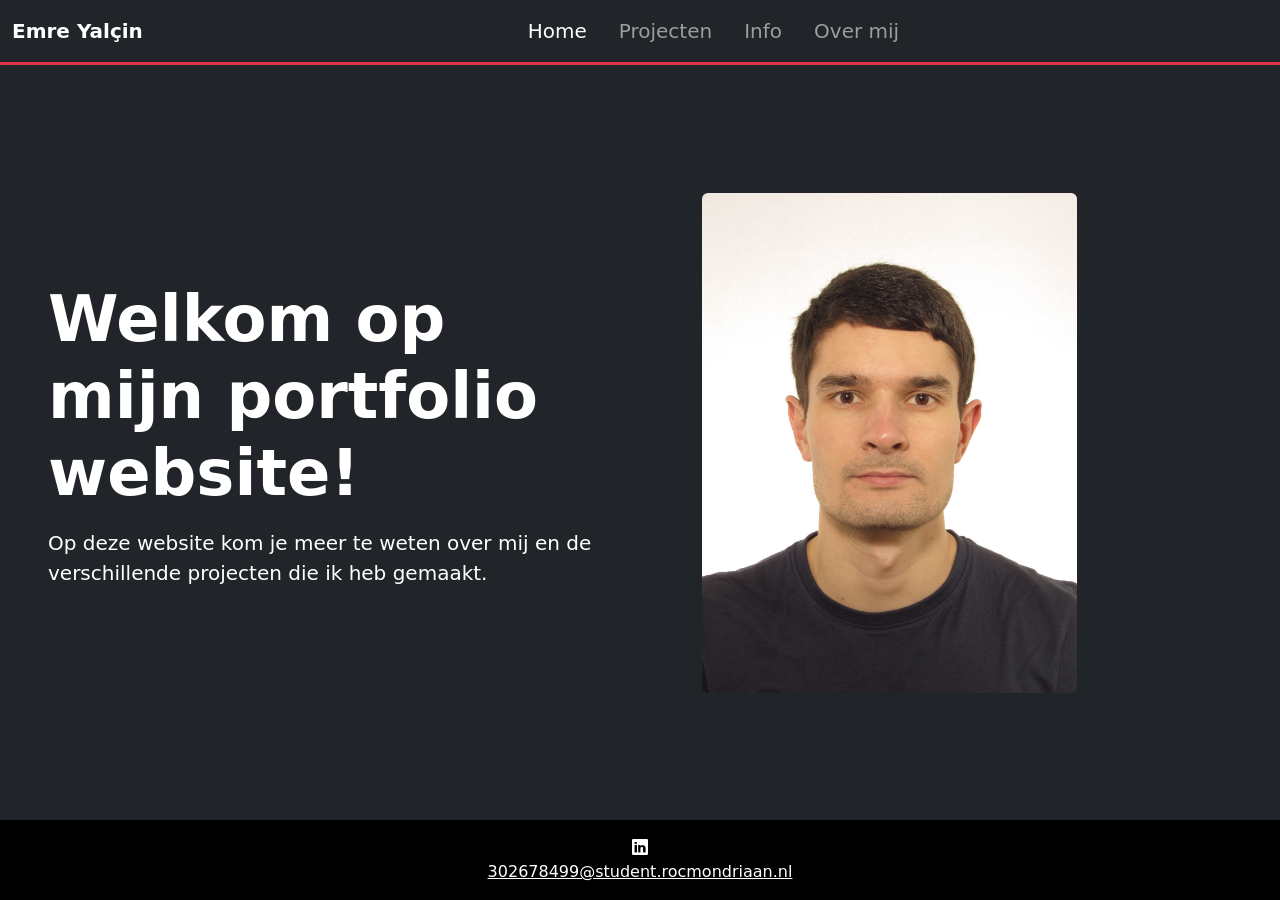
<file: index.html>
<!DOCTYPE html>
<html lang="nl">

<head>
    <meta charset="UTF-8">
    <meta name="viewport" content="width=device-width, initial-scale=1.0">
    <title>Home – Emre Yalçin</title>
    <link rel="shortcut icon" href="img/favicon.png" type="image/x-icon" />

    <link href="https://cdn.jsdelivr.net/npm/bootstrap@5.3.8/dist/css/bootstrap.min.css" rel="stylesheet"
        integrity="sha384-sRIl4kxILFvY47J16cr9ZwB07vP4J8+LH7qKQnuqkuIAvNWLzeN8tE5YBujZqJLB" crossorigin="anonymous">
    <link rel="stylesheet" href="https://cdn.jsdelivr.net/npm/bootstrap-icons@1.11.3/font/bootstrap-icons.css">
</head>

<body class="d-flex flex-column min-vh-100 bg-dark">

    <div id="navbar"></div>
    <script>
        fetch("nav.html")
            .then(r => r.text())
            .then(html => {
                document.getElementById("navbar").innerHTML = html;
                const currentPage = location.pathname.split("/").pop().replace(".html", "") || "index";
                document.querySelectorAll("#navbar [data-page]").forEach(link => {
                    if (link.dataset.page === currentPage) {
                        link.classList.add("active");
                        link.setAttribute("aria-current", "page");
                    }
                });
            });
    </script>

    <!-- HERO -->
    <div class="container-fluid text-white flex-grow-1 d-flex align-items-center bg-dark">
        <div class="row w-100 align-items-center">

            <div class="col-12 col-md-6 ps-5">
                <h1 class="fw-bold display-3">
                    Welkom op mijn portfolio website!
                </h1>
                <p class="mt-3 fs-5">
                    Op deze website kom je meer te weten over mij en de verschillende projecten die ik heb gemaakt.
                </p>
            </div>

            <div class="col-12 col-md-6 col-lg-5 text-center">
                <img src="img/neppefoto.jpg" class="img-fluid rounded" alt="Foto van Emre Yalçin"
                    style="max-height: 500px;">
            </div>

        </div>
    </div>

    <!-- FOOTER -->
    <footer class="bg-black text-white text-center py-3 mt-auto">
        <a href="https://www.linkedin.com/in/emre-yalcin-a0b648398/" class="text-white" target="_blank"
            rel="noopener"><i class="bi bi-linkedin"></i></a>
        <p class="mb-0">
            <a href="mailto:302678499@student.rocmondriaan.nl" class="text-white">
                302678499@student.rocmondriaan.nl</a>
        </p>
    </footer>

    <script src="https://cdn.jsdelivr.net/npm/bootstrap@5.3.8/dist/js/bootstrap.bundle.min.js"
        integrity="sha384-FKyoEForCGlyvwx9Hj09JcYn3nv7wiPVlz7YYwJrWVcXK/BmnVDxM+D2scQbITxI"
        crossorigin="anonymous"></script>
</body>

</html>
</file>
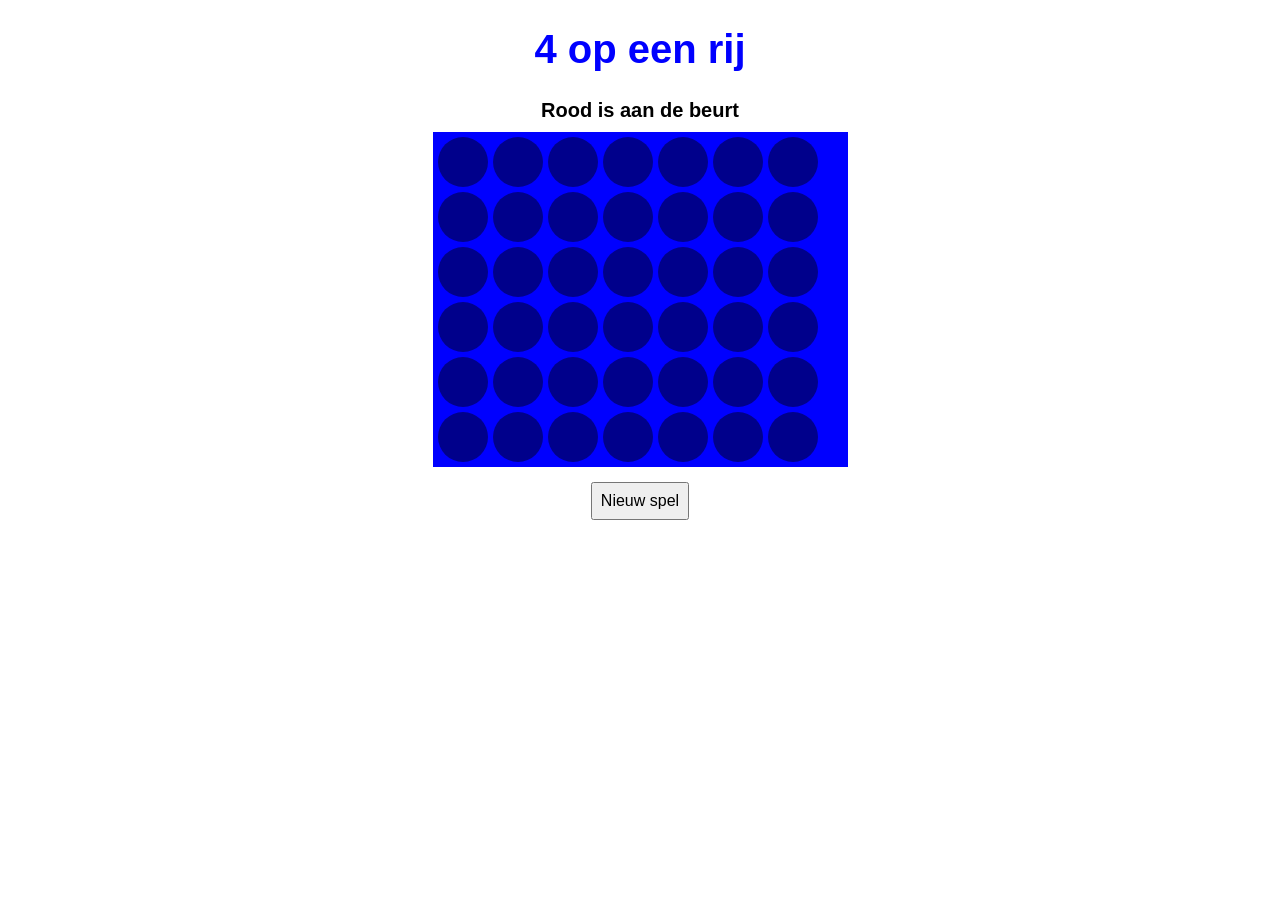
<file: 4oprij.html>
<!DOCTYPE html>
<html lang="nl">
<head>
<meta charset="UTF-8">
<meta name="viewport" content="width=device-width, initial-scale=1.0">
<title>4 op een rij</title>
<link rel="stylesheet" href="4oprij.css">
</head>
<body>

  <h1>4 <span class="red">op</span> een <span class="yellow">rij</span></h1>
  <div id="status"></div>

  <div id="board-wrap">
    <div id="board"></div>
  </div>

  <div id="controls">
    <button id="reset">Nieuw spel</button>
  </div>

  <script src="4oprij.js"></script>
</body>
</html>
</file>
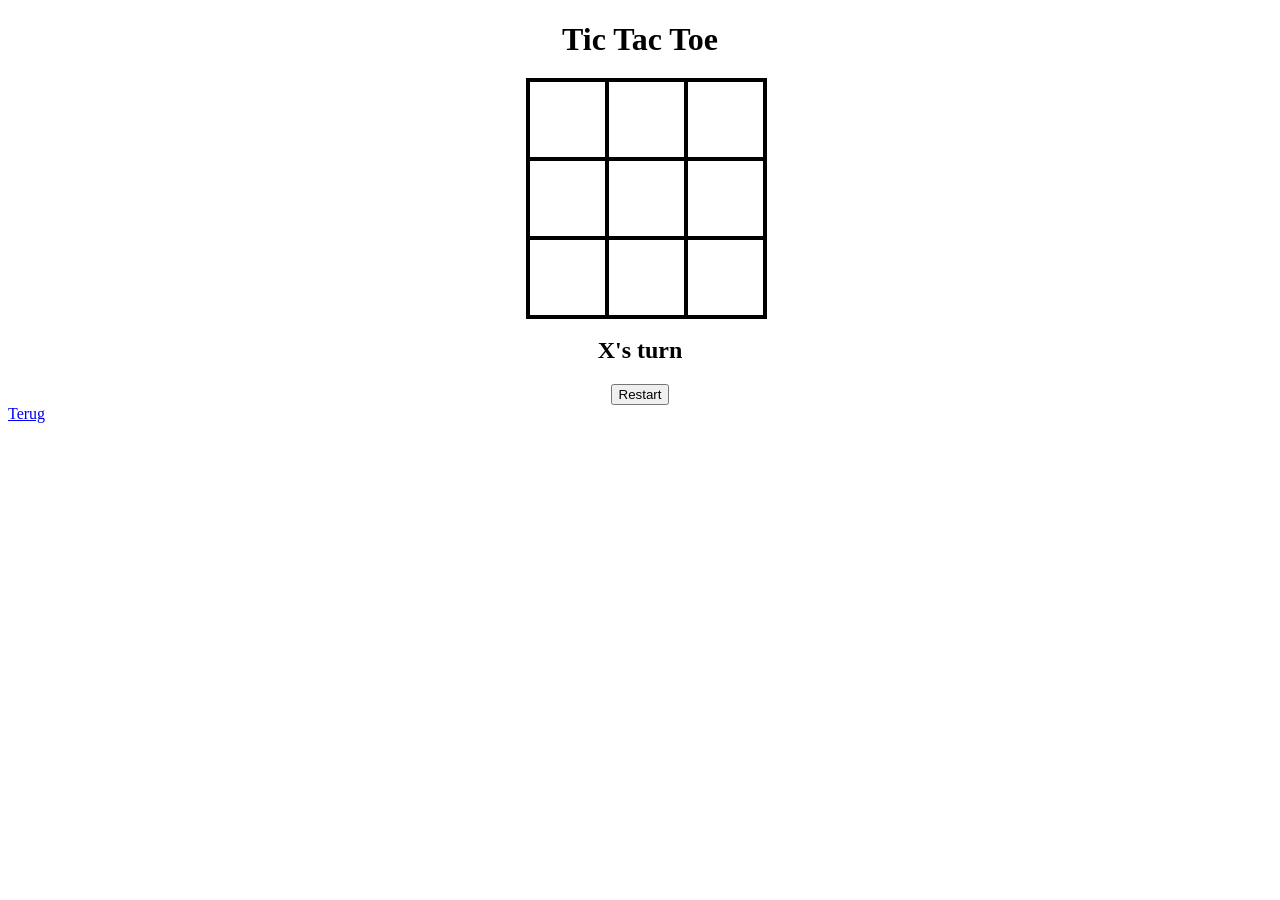
<file: boterkaaseieren.html>
<!DOCTYPE html>
<html lang="en">
<head>
    <meta charset="UTF-8">
    <meta http-equiv="X-UA-Compatible" content="IE=edge">
    <meta name="viewport" content="width=device-width, initial-scale=1.0">
    <title>Document</title>
    <link rel="stylesheet" href="boterkaaseieren.css">
</head>
<body>
    <div id="gameContainer">
        <h1>Tic Tac Toe</h1>
        <div id="cellContainer">
            <div cellIndex="0" class="cell"></div>
            <div cellIndex="1" class="cell"></div>
            <div cellIndex="2" class="cell"></div>
            <div cellIndex="3" class="cell"></div>
            <div cellIndex="4" class="cell"></div>
            <div cellIndex="5" class="cell"></div>
            <div cellIndex="6" class="cell"></div>
            <div cellIndex="7" class="cell"></div>
            <div cellIndex="8" class="cell"></div>
        </div>
        <h2 id="statusText"></h2>
        <button id="restartBtn">Restart</button>
    </div>
    <script src="boterkaaseieren.js"></script>

<a href="index.html" class="btn btn-secondary">Terug</a>
</body>
</html>
</file>
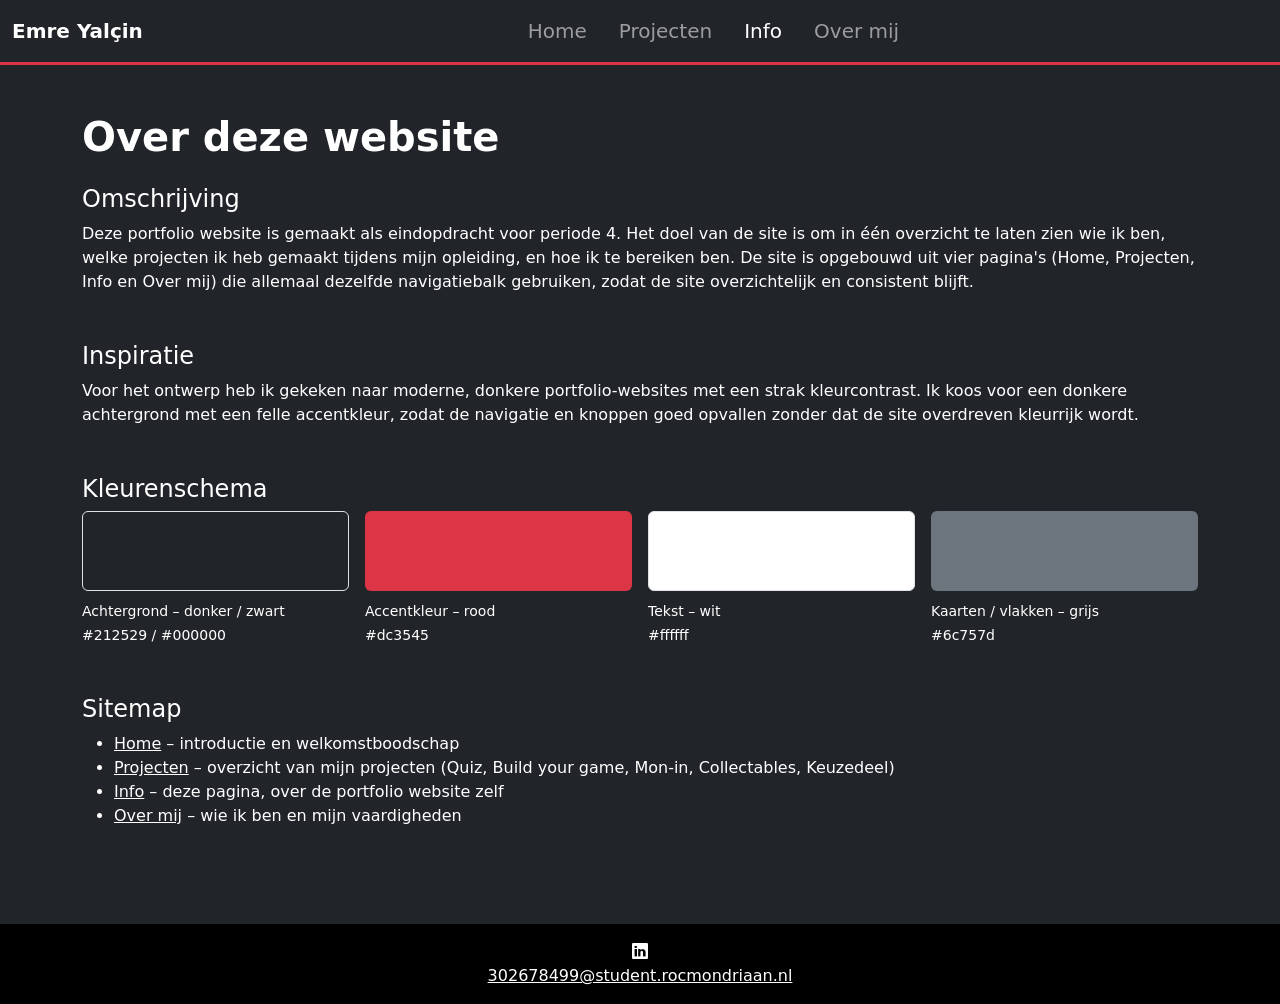
<file: info.html>
<!DOCTYPE html>
<html lang="nl">

<head>
    <meta charset="UTF-8">
    <meta name="viewport" content="width=device-width, initial-scale=1.0">
    <title>Over deze website – Emre Yalçin</title>
    <link rel="shortcut icon" href="img/favicon.png" type="image/x-icon" />

    <link href="https://cdn.jsdelivr.net/npm/bootstrap@5.3.8/dist/css/bootstrap.min.css" rel="stylesheet"
        integrity="sha384-sRIl4kxILFvY47J16cr9ZwB07vP4J8+LH7qKQnuqkuIAvNWLzeN8tE5YBujZqJLB" crossorigin="anonymous">
    <link rel="stylesheet" href="https://cdn.jsdelivr.net/npm/bootstrap-icons@1.11.3/font/bootstrap-icons.css">
</head>

<body class="d-flex flex-column min-vh-100 bg-dark">

    <div id="navbar"></div>
    <script>
        fetch("nav.html")
            .then(r => r.text())
            .then(html => {
                document.getElementById("navbar").innerHTML = html;
                const currentPage = location.pathname.split("/").pop().replace(".html", "") || "index";
                document.querySelectorAll("#navbar [data-page]").forEach(link => {
                    if (link.dataset.page === currentPage) {
                        link.classList.add("active");
                        link.setAttribute("aria-current", "page");
                    }
                });
            });
    </script>

    <main class="flex-grow-1 text-white py-5">
        <div class="container">

            <h1 class="fw-bold mb-4">Over deze website</h1>

            <!-- Omschrijving -->
            <section class="mb-5">
                <h2 class="h4">Omschrijving</h2>
                <p>
                    Deze portfolio website is gemaakt als eindopdracht voor periode 4. Het doel van de site
                    is om in één overzicht te laten zien wie ik ben, welke projecten ik heb gemaakt tijdens
                    mijn opleiding, en hoe ik te bereiken ben. De site is opgebouwd uit vier pagina's
                    (Home, Projecten, Info en Over mij) die allemaal dezelfde navigatiebalk gebruiken,
                    zodat de site overzichtelijk en consistent blijft.
                </p>
            </section>

            <!-- Inspiratie -->
            <section class="mb-5">
                <h2 class="h4">Inspiratie</h2>
                <p>
                    Voor het ontwerp heb ik gekeken naar moderne, donkere portfolio-websites met een
                    strak kleurcontrast. Ik koos voor een donkere achtergrond met een felle accentkleur,
                    zodat de navigatie en knoppen goed opvallen zonder dat de site overdreven kleurrijk wordt.
                </p>
            </section>

            <!-- Kleurenschema -->
            <section class="mb-5">
                <h2 class="h4">Kleurenschema</h2>
                <div class="row g-3">
                    <div class="col-6 col-md-3">
                        <div class="p-3 rounded bg-dark border" style="height:80px;"></div>
                        <p class="mb-0 mt-2"><small>Achtergrond – donker / zwart<br>#212529 / #000000</small></p>
                    </div>
                    <div class="col-6 col-md-3">
                        <div class="p-3 rounded bg-danger" style="height:80px;"></div>
                        <p class="mb-0 mt-2"><small>Accentkleur – rood<br>#dc3545</small></p>
                    </div>
                    <div class="col-6 col-md-3">
                        <div class="p-3 rounded bg-white border" style="height:80px;"></div>
                        <p class="mb-0 mt-2"><small>Tekst – wit<br>#ffffff</small></p>
                    </div>
                    <div class="col-6 col-md-3">
                        <div class="p-3 rounded bg-secondary" style="height:80px;"></div>
                        <p class="mb-0 mt-2"><small>Kaarten / vlakken – grijs<br>#6c757d</small></p>
                    </div>
                </div>
            </section>

            <!-- Sitemap -->
            <section class="mb-5">
                <h2 class="h4">Sitemap</h2>
                <ul>
                    <li><a class="text-white" href="index.html">Home</a> – introductie en welkomstboodschap</li>
                    <li><a class="text-white" href="projecten.html">Projecten</a> – overzicht van mijn projecten (Quiz,
                        Build your game, Mon-in, Collectables, Keuzedeel)</li>
                    <li><a class="text-white" href="info.html">Info</a> – deze pagina, over de portfolio website zelf
                    </li>
                    <li><a class="text-white" href="over-mij.html">Over mij</a> – wie ik ben en mijn vaardigheden</li>
                </ul>
            </section>

        </div>
    </main>

    <footer class="bg-black text-white text-center py-3 mt-auto">
        <a href="https://www.linkedin.com/in/emre-yalcin-a0b648398/" class="text-white" target="_blank"
            rel="noopener"><i class="bi bi-linkedin"></i></a>
        <p class="mb-0"><a href="mailto:302678499@student.rocmondriaan.nl"
                class="text-white">302678499@student.rocmondriaan.nl</a></p>
    </footer>
    <script src="https://cdn.jsdelivr.net/npm/bootstrap@5.3.8/dist/js/bootstrap.bundle.min.js"
        integrity="sha384-FKyoEForCGlyvwx9Hj09JcYn3nv7wiPVlz7YYwJrWVcXK/BmnVDxM+D2scQbITxI"
        crossorigin="anonymous"></script>
</body>

</html>
</file>
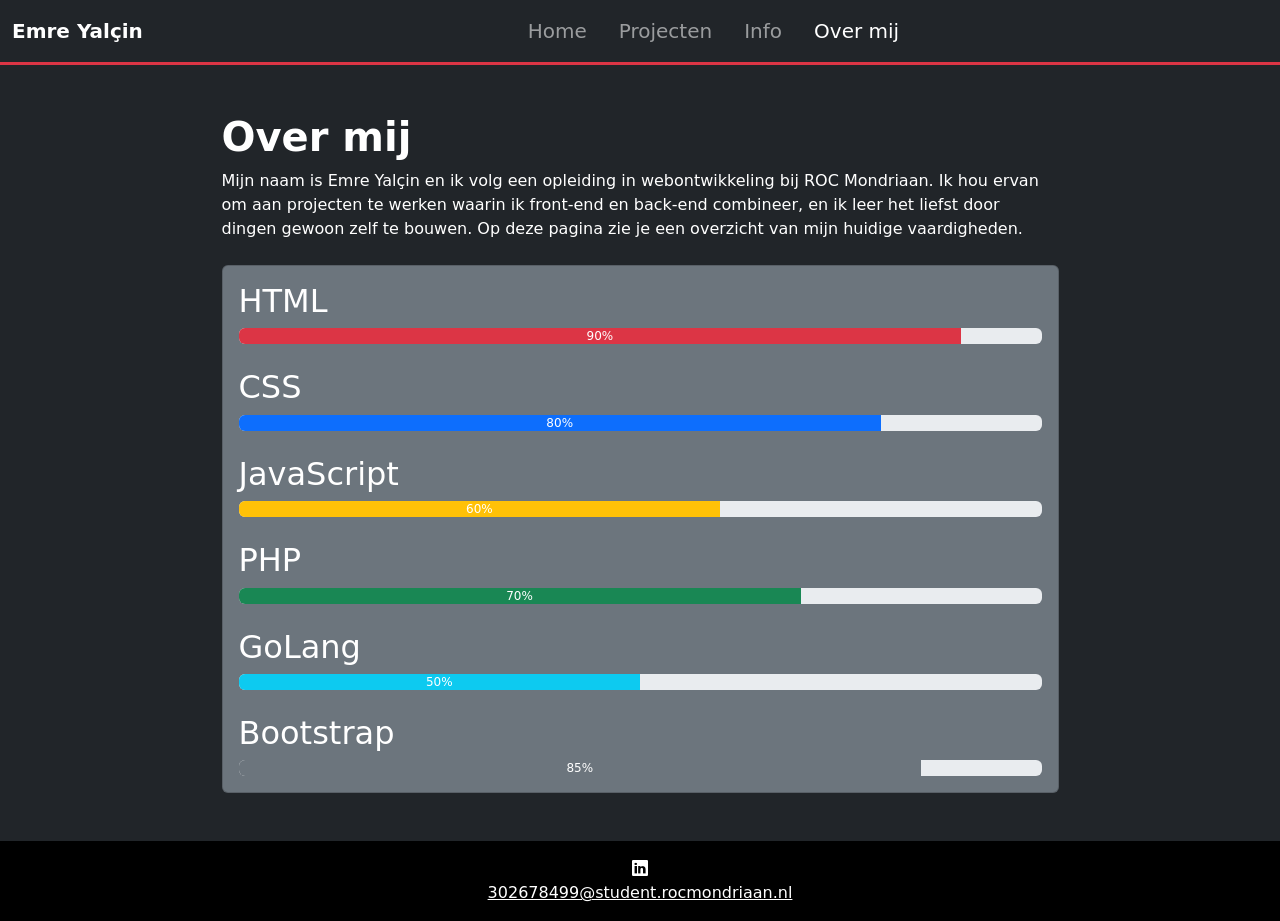
<file: over-mij.html>
<!DOCTYPE html>
<html lang="nl">

<head>
    <meta charset="UTF-8">
    <meta name="viewport" content="width=device-width, initial-scale=1.0">
    <title>Over mij – Emre Yalçin</title>
    <link rel="shortcut icon" href="img/favicon.png" type="image/x-icon" />

    <link href="https://cdn.jsdelivr.net/npm/bootstrap@5.3.8/dist/css/bootstrap.min.css" rel="stylesheet"
        integrity="sha384-sRIl4kxILFvY47J16cr9ZwB07vP4J8+LH7qKQnuqkuIAvNWLzeN8tE5YBujZqJLB" crossorigin="anonymous">
    <link rel="stylesheet" href="https://cdn.jsdelivr.net/npm/bootstrap-icons@1.11.3/font/bootstrap-icons.css">
</head>

<body class="d-flex flex-column min-vh-100 bg-dark">

    <div id="navbar"></div>
    <script>
        fetch("nav.html")
            .then(r => r.text())
            .then(html => {
                document.getElementById("navbar").innerHTML = html;
                const currentPage = location.pathname.split("/").pop().replace(".html", "") || "index";
                document.querySelectorAll("#navbar [data-page]").forEach(link => {
                    if (link.dataset.page === currentPage) {
                        link.classList.add("active");
                        link.setAttribute("aria-current", "page");
                    }
                });
            });
    </script>

    <main class="flex-grow-1 text-white py-5">
        <div class="container">

            <!-- Introductie -->
            <div class="w-75 mx-auto mb-4">
                <h1 class="fw-bold">Over mij</h1>
                <p>
                    Mijn naam is Emre Yalçin en ik volg een opleiding in webontwikkeling bij ROC Mondriaan.
                    Ik hou ervan om aan projecten te werken waarin ik front-end en back-end combineer,
                    en ik leer het liefst door dingen gewoon zelf te bouwen. Op deze pagina zie je een
                    overzicht van mijn huidige vaardigheden.
                </p>
            </div>

            <div class="card w-75 mx-auto bg-secondary text-white">
                <div class="card-body">

                    <h2>HTML</h2>
                    <div class="progress">
                        <div class="progress-bar bg-danger" style="width: 90%">90%</div>
                    </div><br>

                    <h2>CSS</h2>
                    <div class="progress">
                        <div class="progress-bar bg-primary" style="width: 80%">80%</div>
                    </div><br>

                    <h2>JavaScript</h2>
                    <div class="progress">
                        <div class="progress-bar bg-warning" style="width: 60%">60%</div>
                    </div><br>

                    <h2>PHP</h2>
                    <div class="progress">
                        <div class="progress-bar bg-success" style="width: 70%">70%</div>
                    </div><br>

                    <h2>GoLang</h2>
                    <div class="progress">
                        <div class="progress-bar bg-info" style="width: 50%">50%</div>
                    </div><br>

                    <h2>Bootstrap</h2>
                    <div class="progress">
                        <div class="progress-bar bg-secondary" style="width: 85%">85%</div>
                    </div>

                </div>
            </div>
        </div>
    </main>

    <footer class="bg-black text-white text-center py-3 mt-auto">
        <a href="https://www.linkedin.com/in/emre-yalcin-a0b648398/" class="text-white" target="_blank"
            rel="noopener"><i class="bi bi-linkedin"></i></a>
        <p class="mb-0"><a href="mailto:302678499@student.rocmondriaan.nl"
                class="text-white">302678499@student.rocmondriaan.nl</a></p>
    </footer>
    <script src="https://cdn.jsdelivr.net/npm/bootstrap@5.3.8/dist/js/bootstrap.bundle.min.js"
        integrity="sha384-FKyoEForCGlyvwx9Hj09JcYn3nv7wiPVlz7YYwJrWVcXK/BmnVDxM+D2scQbITxI"
        crossorigin="anonymous"></script>
</body>

</html>
</file>
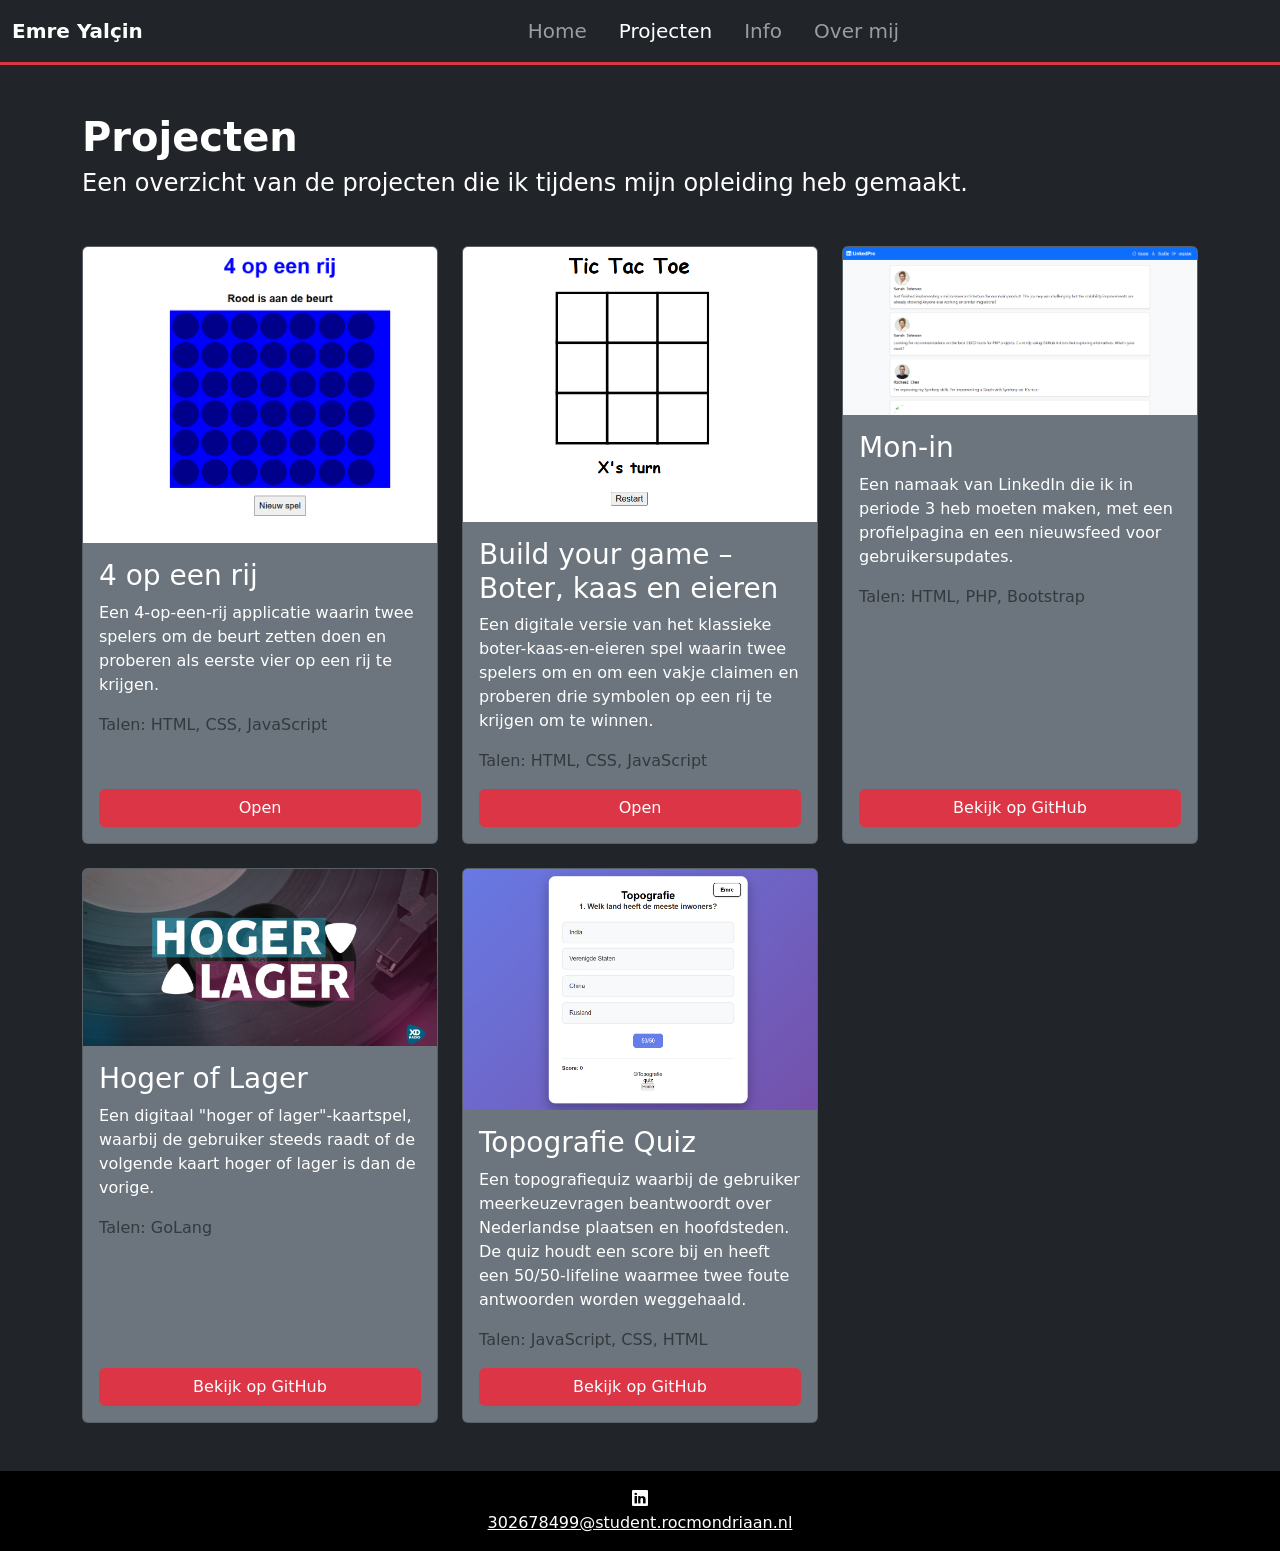
<file: projecten.html>
<!DOCTYPE html>
<html lang="nl">

<head>
    <meta charset="UTF-8">
    <meta name="viewport" content="width=device-width, initial-scale=1.0">
    <title>Projecten – Emre Yalçin</title>
    <link rel="shortcut icon" href="img/favicon.png" type="image/x-icon" />

    <link href="https://cdn.jsdelivr.net/npm/bootstrap@5.3.8/dist/css/bootstrap.min.css" rel="stylesheet"
        integrity="sha384-sRIl4kxILFvY47J16cr9ZwB07vP4J8+LH7qKQnuqkuIAvNWLzeN8tE5YBujZqJLB" crossorigin="anonymous">
    <link rel="stylesheet" href="https://cdn.jsdelivr.net/npm/bootstrap-icons@1.11.3/font/bootstrap-icons.css">
</head>

<body class="d-flex flex-column min-vh-100 bg-dark">

    <div id="navbar"></div>
    <script>
        fetch("nav.html")
            .then(r => r.text())
            .then(html => {
                document.getElementById("navbar").innerHTML = html;
                const currentPage = location.pathname.split("/").pop().replace(".html", "") || "index";
                document.querySelectorAll("#navbar [data-page]").forEach(link => {
                    if (link.dataset.page === currentPage) {
                        link.classList.add("active");
                        link.setAttribute("aria-current", "page");
                    }
                });
            });
    </script>

    <main class="flex-grow-1 text-white py-5">
        <div class="container">

            <h1 class="fw-bold mb-2">Projecten</h1>

            <!-- FIX: toegevoegd om heading skip error op te lossen -->
            <h2 class="h4 mb-5">Een overzicht van de projecten die ik tijdens mijn opleiding heb gemaakt.</h2>

            <div class="row row-cols-1 row-cols-md-2 row-cols-lg-3 g-4">

                <div class="col">
                    <div class="card h-100 bg-secondary text-white">
                        <img src="img/4oprij.png" class="card-img-top" alt="Schermafbeelding van het Quiz-project">
                        <div class="card-body d-flex flex-column">
                            <h3 class="card-title">4 op een rij</h3>
                            <p class="card-text">
                                Een 4-op-een-rij applicatie waarin twee spelers
                                om de beurt zetten doen en proberen als eerste vier op een rij te krijgen.
                            </p>
                            <p class="text-body-secondary">Talen: HTML, CSS, JavaScript</p>
                            <a href="4oprij.html" class="btn btn-danger mt-auto">Open</a>
                        </div>
                    </div>
                </div>

                <div class="col">
                    <div class="card h-100 bg-secondary text-white">
                        <img src="img/boter-kaas-eieren.png" class="card-img-top"
                            alt="Schermafbeelding van Boter, kaas en eieren">
                        <div class="card-body d-flex flex-column">
                            <h3 class="card-title">Build your game – Boter, kaas en eieren</h3>
                            <p class="card-text">
                                Een digitale versie van het klassieke boter-kaas-en-eieren spel waarin twee spelers om
                                en om een vakje claimen en proberen drie symbolen op een rij te krijgen om te winnen.
                            </p>
                            <p class="text-body-secondary">Talen: HTML, CSS, JavaScript</p>
                            <a href="boterkaaseieren.html" class="btn btn-danger mt-auto">Open</a>
                        </div>
                    </div>
                </div>

                <div class="col">
                    <div class="card h-100 bg-secondary text-white">
                        <img src="img/Mon-In.png" class="card-img-top" alt="Schermafbeelding van Mon-in">
                        <div class="card-body d-flex flex-column">
                            <h3 class="card-title">Mon-in</h3>
                            <p class="card-text">
                                Een namaak van LinkedIn die ik in periode 3 heb moeten maken, met een profielpagina en
                                een nieuwsfeed voor gebruikersupdates.
                            </p>
                            <p class="text-body-secondary">Talen: HTML, PHP, Bootstrap</p>
                            <a href="https://github.com/Emre146/mon-in-linkedin.git"
                                class="btn btn-danger mt-auto">Bekijk op GitHub</a>
                        </div>
                    </div>
                </div>

                <div class="col">
                    <div class="card h-100 bg-secondary text-white">
                        <img src="img/Hoger-Lager.jpg" class="card-img-top" alt="Schermafbeelding van Hoger of Lager">
                        <div class="card-body d-flex flex-column">
                            <h3 class="card-title">Hoger of Lager</h3>
                            <p class="card-text">
                                Een digitaal "hoger of lager"-kaartspel, waarbij de gebruiker steeds raadt of de
                                volgende kaart hoger of lager is dan de vorige.
                            </p>
                            <p class="text-body-secondary">Talen: GoLang</p>
                            <a href="https://github.com/Emre146/Hoger-Lager" class="btn btn-danger mt-auto">Bekijk op
                                GitHub</a>
                        </div>
                    </div>
                </div>

                <div class="col">
                    <div class="card h-100 bg-secondary text-white">
                        <img src="img/Topo.png" class="card-img-top" alt="Schermafbeelding van het Keuzedeel-project">
                        <div class="card-body d-flex flex-column">
                            <h3 class="card-title">Topografie Quiz</h3>
                            <p class="card-text">
                                Een topografiequiz waarbij de gebruiker meerkeuzevragen beantwoordt over Nederlandse
                                plaatsen en hoofdsteden. De quiz houdt een score bij en heeft een 50/50-lifeline waarmee
                                twee foute antwoorden worden weggehaald.
                            </p>
                            <p class="text-body-secondary">Talen: JavaScript, CSS, HTML</p>
                            <a href="https://github.com/Emre146/P01-Project" class="btn btn-danger mt-auto">Bekijk op
                                GitHub</a>
                        </div>
                    </div>
                </div>

            </div>
        </div>
    </main>

    <footer class="bg-black text-white text-center py-3 mt-auto">
        <a href="https://www.linkedin.com/in/emre-yalcin-a0b648398/" class="text-white" target="_blank" rel="noopener">
            <i class="bi bi-linkedin"></i>
        </a>
        <p class="mb-0">
            <a href="mailto:302678499@student.rocmondriaan.nl" class="text-white">
                302678499@student.rocmondriaan.nl
            </a>
        </p>
    </footer>

    <script src="https://cdn.jsdelivr.net/npm/bootstrap@5.3.8/dist/js/bootstrap.bundle.min.js"></script>
</body>

</html>
</file>
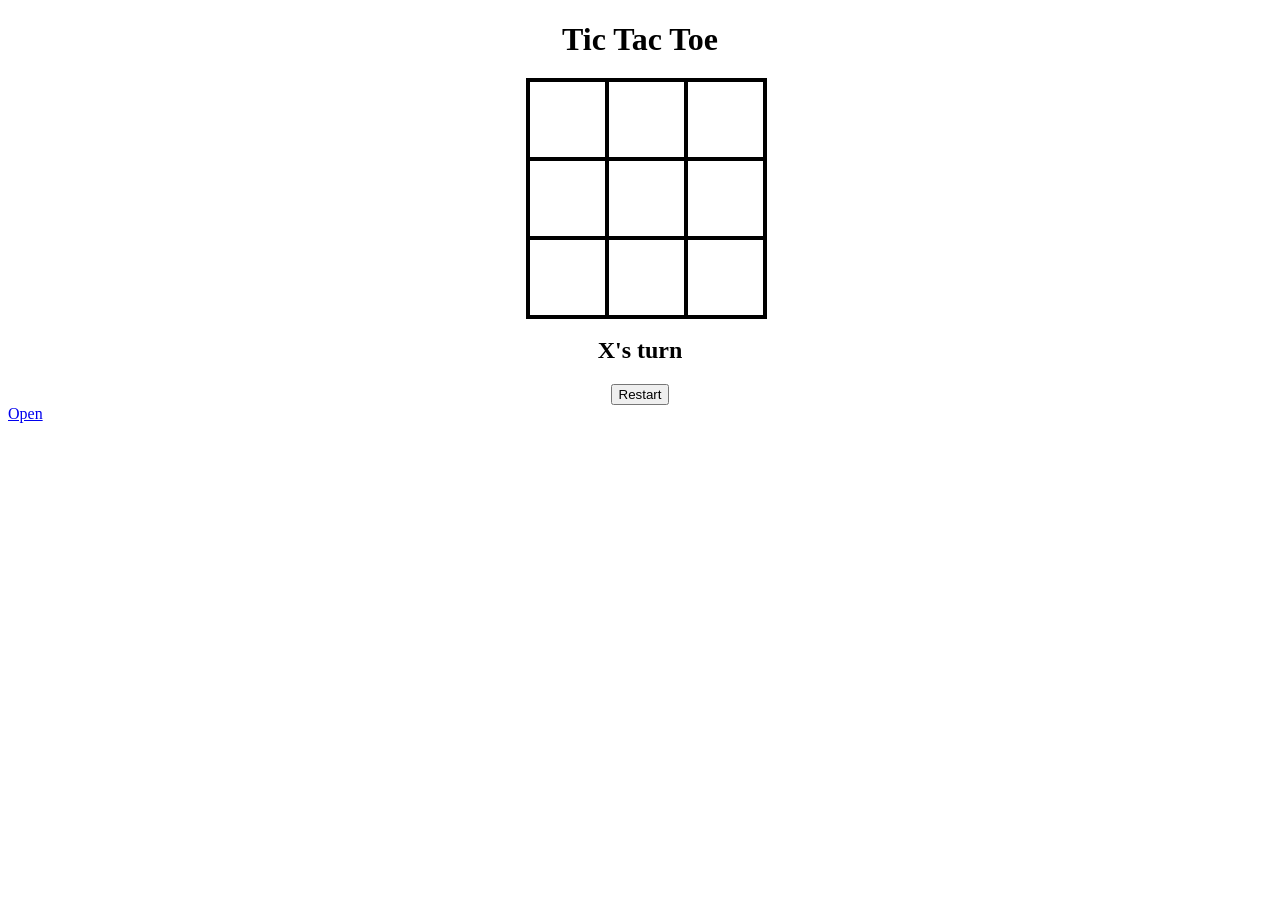
<file: project1/index1.html>
<!DOCTYPE html>
<html lang="en">
<head>
    <meta charset="UTF-8">
    <meta http-equiv="X-UA-Compatible" content="IE=edge">
    <meta name="viewport" content="width=device-width, initial-scale=1.0">
    <title>Document</title>
    <link rel="stylesheet" href="script.css">
</head>
<body>
    <div id="gameContainer">
        <h1>Tic Tac Toe</h1>
        <div id="cellContainer">
            <div cellIndex="0" class="cell"></div>
            <div cellIndex="1" class="cell"></div>
            <div cellIndex="2" class="cell"></div>
            <div cellIndex="3" class="cell"></div>
            <div cellIndex="4" class="cell"></div>
            <div cellIndex="5" class="cell"></div>
            <div cellIndex="6" class="cell"></div>
            <div cellIndex="7" class="cell"></div>
            <div cellIndex="8" class="cell"></div>
        </div>
        <h2 id="statusText"></h2>
        <button id="restartBtn">Restart</button>
    </div>
    <script src="script.js"></script>

<a href="index.html" class="btn btn-primary">Open</a>

</body>
</html>
</file>
<file: 4oprij.css>
body {
  background-color: white;
  font-family: Arial;
  text-align: center;
}

h1 {
  color: blue;
  font-size: 40px;
}

#status {
  font-size: 20px;
  font-weight: bold;
  margin-bottom: 10px;
}

#board {
  background-color: blue;
  display: grid;
  grid-template-columns: 50px 50px 50px 50px 50px 50px 50px;
  grid-template-rows: 50px 50px 50px 50px 50px 50px;
  gap: 5px;
  padding: 5px;
  margin-left: auto;
  margin-right: auto;
  width: 405px;
}

.cell {
  background-color: darkblue;
  border-radius: 50%;
  cursor: pointer;
}

.disc {
  width: 45px;
  height: 45px;
  border-radius: 50%;
  margin: auto;
}

.disc.red { background-color: red; }
.disc.yellow { background-color: yellow; }

.disc.win {
  border: 3px solid black;
}

button {
  font-size: 16px;
  padding: 8px;
  margin-top: 15px;
}
</file>
<file: boterkaaseieren.css>
.cell{
    width: 75px;
    height: 75px;
    border: 2px solid;
    box-shadow: 0 0 0 2px;
    line-height: 75px;
    font-size: 50px;
    cursor: pointer;
}
#gameContainer{
    font-family: "Permanent Marker", cursive;
    text-align: center;
}
#cellContainer{
    display: grid;
    grid-template-columns: repeat(3, auto);
    width: 225px;
    margin: auto;
}
</file>
<file: project1/script.css>
.cell{
    width: 75px;
    height: 75px;
    border: 2px solid;
    box-shadow: 0 0 0 2px;
    line-height: 75px;
    font-size: 50px;
    cursor: pointer;
}
#gameContainer{
    font-family: "Permanent Marker", cursive;
    text-align: center;
}
#cellContainer{
    display: grid;
    grid-template-columns: repeat(3, auto);
    width: 225px;
    margin: auto;
}
</file>
